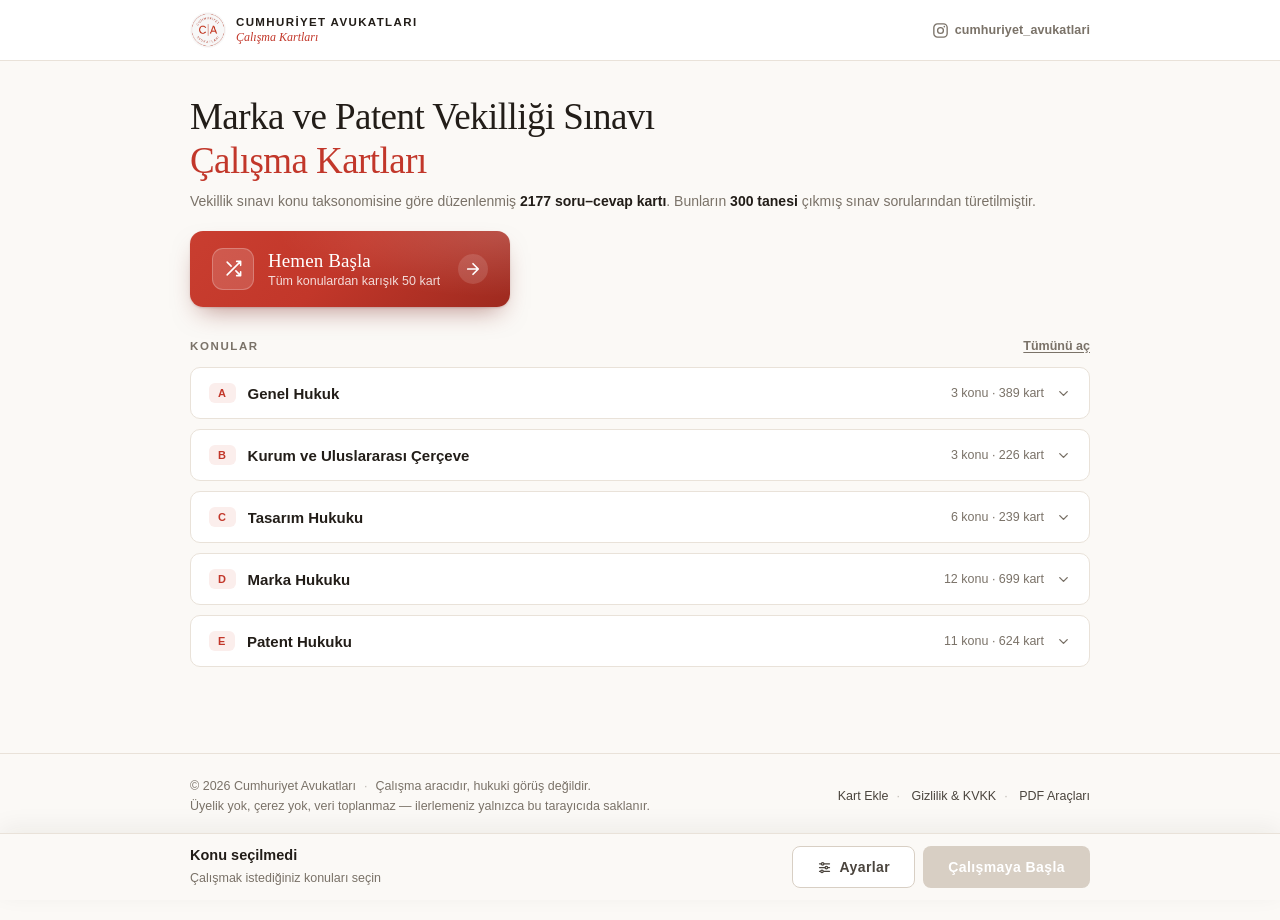
<file: index.html>
<!DOCTYPE html>
<html lang="tr">
<head>
<meta charset="UTF-8">
<meta name="viewport" content="width=device-width, initial-scale=1.0">
<title>Marka ve Patent Vekilliği Sınavı Çalışma Kartları — Cumhuriyet Avukatları</title>
<meta name="description" content="Marka ve Patent Vekilliği Sınavı için soru–cevap çalışma kartları. Tarayıcıda çalışır, üyelik istemez, veri toplamaz.">
<link rel="icon" type="image/png" href="assets/favicon.png">
<link rel="stylesheet" href="assets/css/style.css">
<link rel="stylesheet" href="assets/css/kartlar.css">
</head>
<body>

<header class="site-header">
  <div class="container header-inner">
    <a class="brand" href="index.html">
      <img src="assets/logo.png" alt="Cumhuriyet Avukatları logosu" class="brand-logo">
      <span class="brand-text"><strong>CUMHUR&#304;YET AVUKATLARI</strong><small>Çalışma Kartları</small></span>
    </a>
    <div class="header-links">
      <a class="ig-link" href="https://www.instagram.com/cumhuriyet_avukatlari" target="_blank" rel="noopener" title="Instagram: @cumhuriyet_avukatlari" aria-label="Instagram: cumhuriyet_avukatlari">
        <svg width="17" height="17" viewBox="0 0 24 24" fill="none" stroke="currentColor" stroke-width="1.9" stroke-linecap="round" stroke-linejoin="round"><rect x="2.6" y="2.6" width="18.8" height="18.8" rx="5.2"/><circle cx="12" cy="12" r="4.1"/><circle cx="17.4" cy="6.6" r="1.15" fill="currentColor" stroke="none"/></svg>
        <span class="metin">cumhuriyet_avukatlari</span>
      </a>
    </div>
  </div>
</header>

<main class="container">

  <!-- ============ Deste seçimi ============ -->
  <div id="secim-ekrani">
    <div class="sayfa-bas">
      <h1>Marka ve Patent Vekilliği Sınavı<br><span>Çalışma Kartları</span></h1>
      <p class="sayfa-alt" id="sayfa-alt"></p>
    </div>

    <button type="button" class="karma" id="karma">
      <span class="karma-ikon" aria-hidden="true">
        <svg width="19" height="19" viewBox="0 0 24 24" fill="none" stroke="currentColor" stroke-width="2" stroke-linecap="round" stroke-linejoin="round"><path d="M16 3h5v5M4 20L21 3M21 16v5h-5M15 15l6 6M4 4l5 5"/></svg>
      </span>
      <span class="karma-metin">
        <strong>Hemen Başla</strong>
        <small id="karma-alt">Tüm konulardan karışık</small>
      </span>
      <span class="karma-ok" aria-hidden="true">
        <svg width="18" height="18" viewBox="0 0 24 24" fill="none" stroke="currentColor" stroke-width="2.3" stroke-linecap="round" stroke-linejoin="round"><path d="M5 12h13M12 5l7 7-7 7"/></svg>
      </span>
    </button>

    <div class="bos-uyari hidden" id="bos-uyari">
      <strong>Henüz kart yüklenmedi.</strong>
      Kart içeriği <code>data/desteler.js</code> dosyasından okunur; biçim için
      <a href="katki.html">kart ekleme rehberine</a> bakabilirsiniz.
    </div>

    <div class="konu-bas">
      <h2>Konular</h2>
      <button type="button" class="link-btn" id="tumunu-ac">Tümünü aç</button>
    </div>

    <div id="deste-grid"></div>
  </div>

  <!-- ============ Çalışma ekranı ============ -->
  <div id="calisma-ekrani" class="calisma hidden">
    <div class="calisma-bar">
      <button type="button" class="gez-btn" id="geri">
        <svg width="14" height="14" viewBox="0 0 24 24" fill="none" stroke="currentColor" stroke-width="2.2" stroke-linecap="round" stroke-linejoin="round"><path d="M19 12H5M11 6l-6 6 6 6"/></svg>
        Konular
      </button>
      <span class="deste-etiket" id="deste-etiket"></span>
      <span class="sayac"><strong id="sayac-mevcut">1</strong> / <span id="sayac-toplam">0</span></span>
    </div>

    <div class="ilerleme"><div class="ilerleme-dolu" id="ilerleme-dolu"></div></div>

    <div class="kart-alan">
      <div class="kart" id="kart" role="button" tabindex="0" aria-label="Kartı çevirmek için tıklayın">
        <div class="kart-yuz kart-on">
          <span class="kart-etiket" id="kart-on-etiket">Soru</span>
          <span class="kart-alt" id="kart-alt-on"></span>
          <span class="kart-yil-alan" id="kart-yil-on"></span>
          <div class="kart-metin" id="kart-on-metin"></div>
          <span class="kart-ipucu">Cevap için dokunun</span>
        </div>
        <div class="kart-yuz kart-arka">
          <span class="kart-etiket" id="kart-arka-etiket">Cevap</span>
          <span class="kart-alt" id="kart-alt-arka"></span>
          <span class="kart-yil-alan" id="kart-yil-arka"></span>
          <div class="kart-metin" id="kart-arka-metin"></div>
          <div class="kart-kaynak" id="kart-kaynak"></div>
          <span class="kart-ipucu">Geri dönmek için dokunun</span>
        </div>
      </div>
    </div>

    <div class="degerlendirme">
      <button type="button" class="deg-btn bildim" id="bildim">
        <svg width="15" height="15" viewBox="0 0 24 24" fill="none" stroke="currentColor" stroke-width="2.4" stroke-linecap="round" stroke-linejoin="round"><path d="M4 12.5l5 5L20 6.5"/></svg>
        Bildim
      </button>
      <button type="button" class="deg-btn tekrar" id="tekrar">
        <svg width="15" height="15" viewBox="0 0 24 24" fill="none" stroke="currentColor" stroke-width="2.2" stroke-linecap="round" stroke-linejoin="round"><path d="M20 11a8 8 0 1 0-2.3 6.3"/><path d="M20 5v6h-6"/></svg>
        Tekrar Et
      </button>
    </div>

    <div class="gezinme">
      <button type="button" class="gez-btn" id="onceki">
        <svg width="13" height="13" viewBox="0 0 24 24" fill="none" stroke="currentColor" stroke-width="2.2" stroke-linecap="round" stroke-linejoin="round"><path d="M15 6l-6 6 6 6"/></svg>
        Önceki
      </button>
      <button type="button" class="gez-btn ikon" id="karistir" title="Karıştır" aria-label="Karıştır">
        <svg width="14" height="14" viewBox="0 0 24 24" fill="none" stroke="currentColor" stroke-width="2" stroke-linecap="round" stroke-linejoin="round"><path d="M16 3h5v5M4 20L21 3M21 16v5h-5M15 15l6 6M4 4l5 5"/></svg>
      </button>
      <button type="button" class="gez-btn" id="sonraki">
        <span id="sonraki-metin">Sonraki</span>
        <svg width="13" height="13" viewBox="0 0 24 24" fill="none" stroke="currentColor" stroke-width="2.2" stroke-linecap="round" stroke-linejoin="round"><path d="M9 6l6 6-6 6"/></svg>
      </button>
    </div>

    <p class="kisayollar">
      <kbd>Boşluk</kbd> çevir · <kbd>&larr;</kbd> <kbd>&rarr;</kbd> gezin · <kbd>1</kbd> bildim · <kbd>2</kbd> tekrar
    </p>
  </div>

  <!-- ============ Tur özeti ============ -->
  <div id="ozet-ekrani" class="ozet hidden">
    <div class="ozet-oran" id="ozet-oran">%0</div>
    <h2>Tur tamamlandı</h2>
    <p class="ozet-alt" id="ozet-alt"></p>
    <div class="ozet-actions">
      <button type="button" class="btn btn-primary hidden" id="sonraki-parti">Sonraki Kartlar</button>
      <button type="button" class="btn btn-primary" id="tekrar-et">Bilemediklerimi Tekrar Et</button>
      <button type="button" class="btn btn-outline" id="bastan">Baştan Başla</button>
      <button type="button" class="btn btn-outline" id="ozet-geri">Konulara Dön</button>
    </div>
  </div>

</main>

<!-- ============ Yapışkan seçim çubuğu ============ -->
<div class="alt-bar" id="alt-bar">
  <div class="ayar-panel hidden" id="ayar-panel">
    <div class="container ayar-ic">
      <div class="ayar-grup">
        <span class="ayar-baslik">Kapsam</span>
        <div class="opt-row">
          <button type="button" class="opt-choice active" data-grup="kapsam" data-kapsam="tumu">Tüm kartlar</button>
          <button type="button" class="opt-choice" data-grup="kapsam" data-kapsam="bilinmeyen">Bilemediklerim</button>
          <button type="button" class="opt-choice" data-grup="kapsam" data-kapsam="sinav">Çıkmış sorular</button>
        </div>
      </div>
      <div class="ayar-grup">
        <span class="ayar-baslik">Tur boyu</span>
        <div class="opt-row">
          <button type="button" class="opt-choice" data-grup="boy" data-boy="25">25</button>
          <button type="button" class="opt-choice active" data-grup="boy" data-boy="50">50</button>
          <button type="button" class="opt-choice" data-grup="boy" data-boy="100">100</button>
          <button type="button" class="opt-choice" data-grup="boy" data-boy="0">Sınırsız</button>
        </div>
      </div>
      <div class="ayar-grup">
        <span class="ayar-baslik">Sıra</span>
        <div class="opt-row">
          <button type="button" class="opt-choice active" data-grup="sira" data-sira="karisik">Karışık</button>
          <button type="button" class="opt-choice" data-grup="sira" data-sira="sirali">Sıralı</button>
        </div>
      </div>
      <div class="ayar-grup">
        <span class="ayar-baslik">Yön</span>
        <div class="opt-row">
          <button type="button" class="opt-choice active" data-grup="yon" data-yon="soru">Soru &rarr; Cevap</button>
          <button type="button" class="opt-choice" data-grup="yon" data-yon="cevap">Cevap &rarr; Soru</button>
        </div>
      </div>
      <p class="ayar-alt">
        <button type="button" class="link-btn" id="tumunu-sec">Tüm konuları seç</button>
        <button type="button" class="link-btn" id="sifirla">İlerlemeyi sıfırla</button>
      </p>
    </div>
  </div>

  <div class="container alt-bar-ic">
    <div class="alt-bilgi">
      <strong id="secim-say">Konu seçilmedi</strong>
      <span id="secim-not">Çalışmak istediğiniz konuları seçin</span>
    </div>
    <div class="alt-aksiyon">
      <button type="button" class="btn btn-ghost" id="ayar-ac" aria-expanded="false">
        <svg width="15" height="15" viewBox="0 0 24 24" fill="none" stroke="currentColor" stroke-width="2" stroke-linecap="round" stroke-linejoin="round"><path d="M4 6h16M4 12h16M4 18h16"/><circle cx="9" cy="6" r="2" fill="var(--paper)"/><circle cx="15" cy="12" r="2" fill="var(--paper)"/><circle cx="8" cy="18" r="2" fill="var(--paper)"/></svg>
        <span class="metin">Ayarlar</span>
      </button>
      <button type="button" class="btn btn-primary" id="basla" disabled>Çalışmaya Başla</button>
    </div>
  </div>
</div>

<footer class="site-footer">
  <div class="container footer-inner">
    <span>
      &copy; 2026 Cumhuriyet Avukatları<span class="sep">·</span>Çalışma aracıdır, hukuki görüş değildir.<br>
      Üyelik yok, çerez yok, veri toplanmaz — ilerlemeniz yalnızca bu tarayıcıda saklanır.
    </span>
    <span>
      <a href="katki.html">Kart Ekle</a><span class="sep">·</span>
      <a href="gizlilik.html">Gizlilik &amp; KVKK</a><span class="sep">·</span>
      <a href="https://ersancetin.github.io/cumhuriyet-avukatlari/" target="_blank" rel="noopener">PDF Araçları</a>
    </span>
  </div>
</footer>

<script src="data/desteler.js"></script>
<script src="assets/js/kartlar.js"></script>
</body>
</html>
</file>
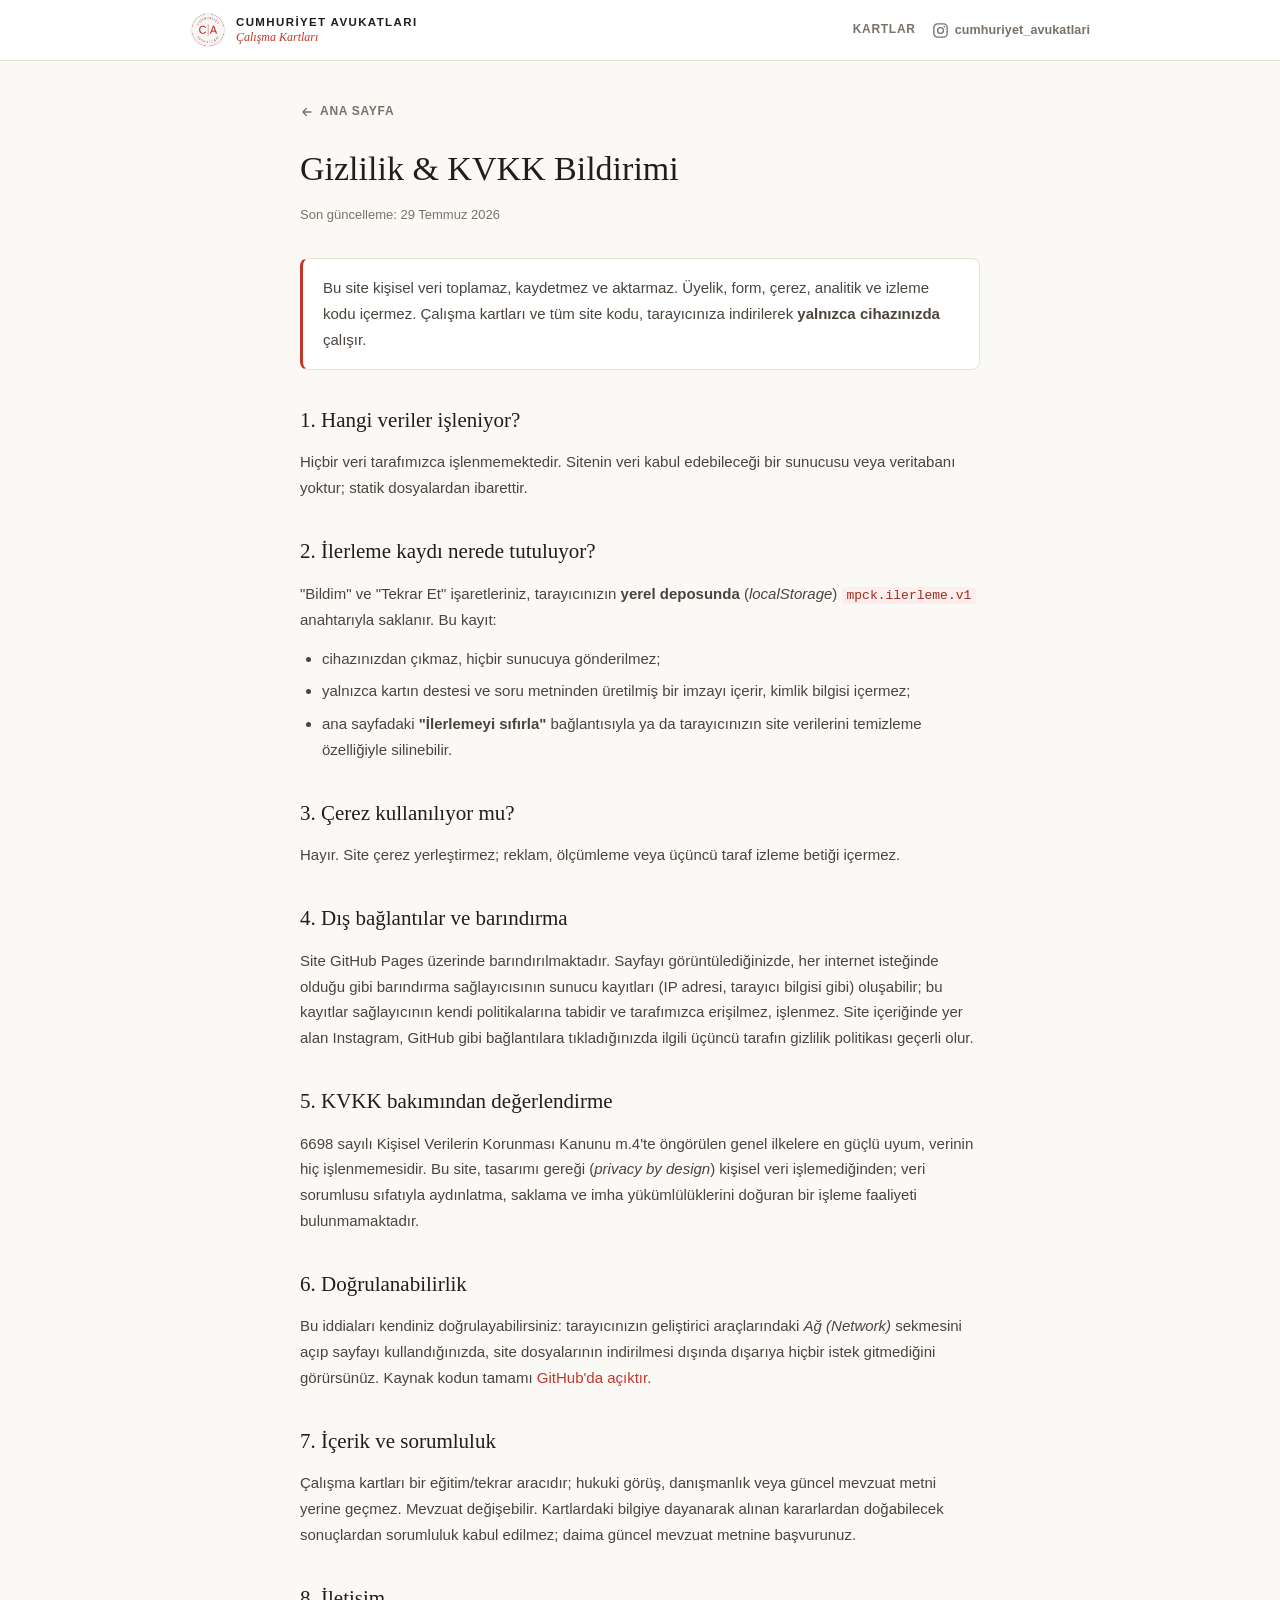
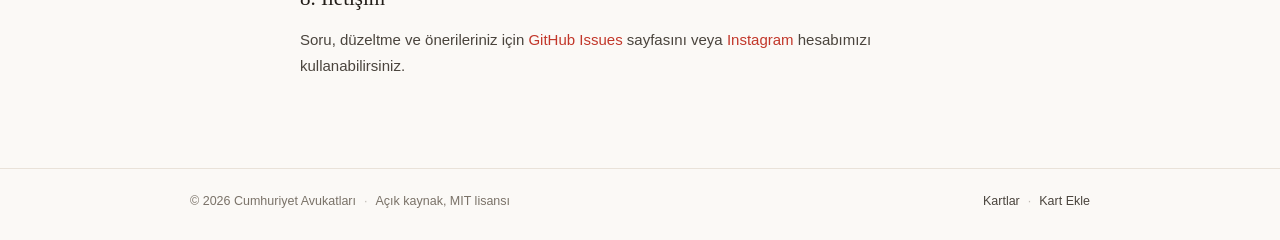
<file: gizlilik.html>
<!DOCTYPE html>
<html lang="tr">
<head>
<meta charset="UTF-8">
<meta name="viewport" content="width=device-width, initial-scale=1.0">
<title>Gizlilik &amp; KVKK — Marka &amp; Patent Çalışma Kartları</title>
<meta name="description" content="Marka & Patent Çalışma Kartları gizlilik bildirimi: veri toplanmaz, çerez ve analitik kullanılmaz; ilerleme yalnızca tarayıcıda saklanır.">
<link rel="icon" type="image/png" href="assets/favicon.png">
<link rel="stylesheet" href="assets/css/style.css">
</head>
<body>

<header class="site-header">
  <div class="container header-inner">
    <a class="brand" href="index.html">
      <img src="assets/logo.png" alt="Cumhuriyet Avukatları logosu" class="brand-logo">
      <span class="brand-text"><strong>CUMHUR&#304;YET AVUKATLARI</strong><small>Çalışma Kartları</small></span>
    </a>
    <div class="header-links">
      <a href="index.html"><span class="metin">Kartlar</span></a>
      <a class="ig-link" href="https://www.instagram.com/cumhuriyet_avukatlari" target="_blank" rel="noopener" title="Instagram: @cumhuriyet_avukatlari" aria-label="Instagram: cumhuriyet_avukatlari"><svg width="17" height="17" viewBox="0 0 24 24" fill="none" stroke="currentColor" stroke-width="1.9" stroke-linecap="round" stroke-linejoin="round"><rect x="2.6" y="2.6" width="18.8" height="18.8" rx="5.2"/><circle cx="12" cy="12" r="4.1"/><circle cx="17.4" cy="6.6" r="1.15" fill="currentColor" stroke="none"/></svg><span class="metin">cumhuriyet_avukatlari</span></a>
    </div>
  </div>
</header>

<main class="prose">
  <div class="container-narrow">
    <a class="back-link" href="index.html">
      <svg width="14" height="14" viewBox="0 0 24 24" fill="none" stroke="currentColor" stroke-width="2.2" stroke-linecap="round" stroke-linejoin="round"><path d="M19 12H5M11 6l-6 6 6 6"/></svg>
      Ana sayfa
    </a>

    <h1>Gizlilik &amp; KVKK Bildirimi</h1>
    <p class="updated">Son güncelleme: 29 Temmuz 2026</p>

    <div class="callout">
      <p>Bu site kişisel veri toplamaz, kaydetmez ve aktarmaz. Üyelik, form, çerez, analitik ve
      izleme kodu içermez. Çalışma kartları ve tüm site kodu, tarayıcınıza indirilerek
      <strong>yalnızca cihazınızda</strong> çalışır.</p>
    </div>

    <h2>1. Hangi veriler işleniyor?</h2>
    <p>Hiçbir veri tarafımızca işlenmemektedir. Sitenin veri kabul edebileceği bir sunucusu veya
    veritabanı yoktur; statik dosyalardan ibarettir.</p>

    <h2>2. İlerleme kaydı nerede tutuluyor?</h2>
    <p>"Bildim" ve "Tekrar Et" işaretleriniz, tarayıcınızın <strong>yerel deposunda</strong>
    (<em>localStorage</em>) <code>mpck.ilerleme.v1</code> anahtarıyla saklanır. Bu kayıt:</p>
    <ul>
      <li>cihazınızdan çıkmaz, hiçbir sunucuya gönderilmez;</li>
      <li>yalnızca kartın destesi ve soru metninden üretilmiş bir imzayı içerir, kimlik bilgisi içermez;</li>
      <li>ana sayfadaki <strong>"İlerlemeyi sıfırla"</strong> bağlantısıyla ya da tarayıcınızın site
      verilerini temizleme özelliğiyle silinebilir.</li>
    </ul>

    <h2>3. Çerez kullanılıyor mu?</h2>
    <p>Hayır. Site çerez yerleştirmez; reklam, ölçümleme veya üçüncü taraf izleme betiği içermez.</p>

    <h2>4. Dış bağlantılar ve barındırma</h2>
    <p>Site GitHub Pages üzerinde barındırılmaktadır. Sayfayı görüntülediğinizde, her internet
    isteğinde olduğu gibi barındırma sağlayıcısının sunucu kayıtları (IP adresi, tarayıcı bilgisi
    gibi) oluşabilir; bu kayıtlar sağlayıcının kendi politikalarına tabidir ve tarafımızca
    erişilmez, işlenmez. Site içeriğinde yer alan Instagram, GitHub gibi bağlantılara tıkladığınızda
    ilgili üçüncü tarafın gizlilik politikası geçerli olur.</p>

    <h2>5. KVKK bakımından değerlendirme</h2>
    <p>6698 sayılı Kişisel Verilerin Korunması Kanunu m.4'te öngörülen genel ilkelere en güçlü uyum,
    verinin hiç işlenmemesidir. Bu site, tasarımı gereği (<em>privacy by design</em>) kişisel veri
    işlemediğinden; veri sorumlusu sıfatıyla aydınlatma, saklama ve imha yükümlülüklerini doğuran
    bir işleme faaliyeti bulunmamaktadır.</p>

    <h2>6. Doğrulanabilirlik</h2>
    <p>Bu iddiaları kendiniz doğrulayabilirsiniz: tarayıcınızın geliştirici araçlarındaki
    <em>Ağ (Network)</em> sekmesini açıp sayfayı kullandığınızda, site dosyalarının indirilmesi
    dışında dışarıya hiçbir istek gitmediğini görürsünüz. Kaynak kodun tamamı
    <a href="https://github.com/ersancetin/marka-patent-calisma-kartlari" target="_blank" rel="noopener">GitHub'da açıktır</a>.</p>

    <h2>7. İçerik ve sorumluluk</h2>
    <p>Çalışma kartları bir eğitim/tekrar aracıdır; hukuki görüş, danışmanlık veya güncel mevzuat
    metni yerine geçmez. Mevzuat değişebilir. Kartlardaki bilgiye dayanarak alınan kararlardan
    doğabilecek sonuçlardan sorumluluk kabul edilmez; daima güncel mevzuat metnine başvurunuz.</p>

    <h2>8. İletişim</h2>
    <p>Soru, düzeltme ve önerileriniz için
    <a href="https://github.com/ersancetin/marka-patent-calisma-kartlari/issues" target="_blank" rel="noopener">GitHub Issues</a>
    sayfasını veya
    <a href="https://www.instagram.com/cumhuriyet_avukatlari" target="_blank" rel="noopener">Instagram</a>
    hesabımızı kullanabilirsiniz.</p>

  </div>
</main>

<footer class="site-footer">
  <div class="container footer-inner">
    <span>&copy; 2026 Cumhuriyet Avukatları<span class="sep">·</span>Açık kaynak, MIT lisansı</span>
    <span><a href="index.html">Kartlar</a><span class="sep">·</span><a href="katki.html">Kart Ekle</a></span>
  </div>
</footer>

</body>
</html>
</file>
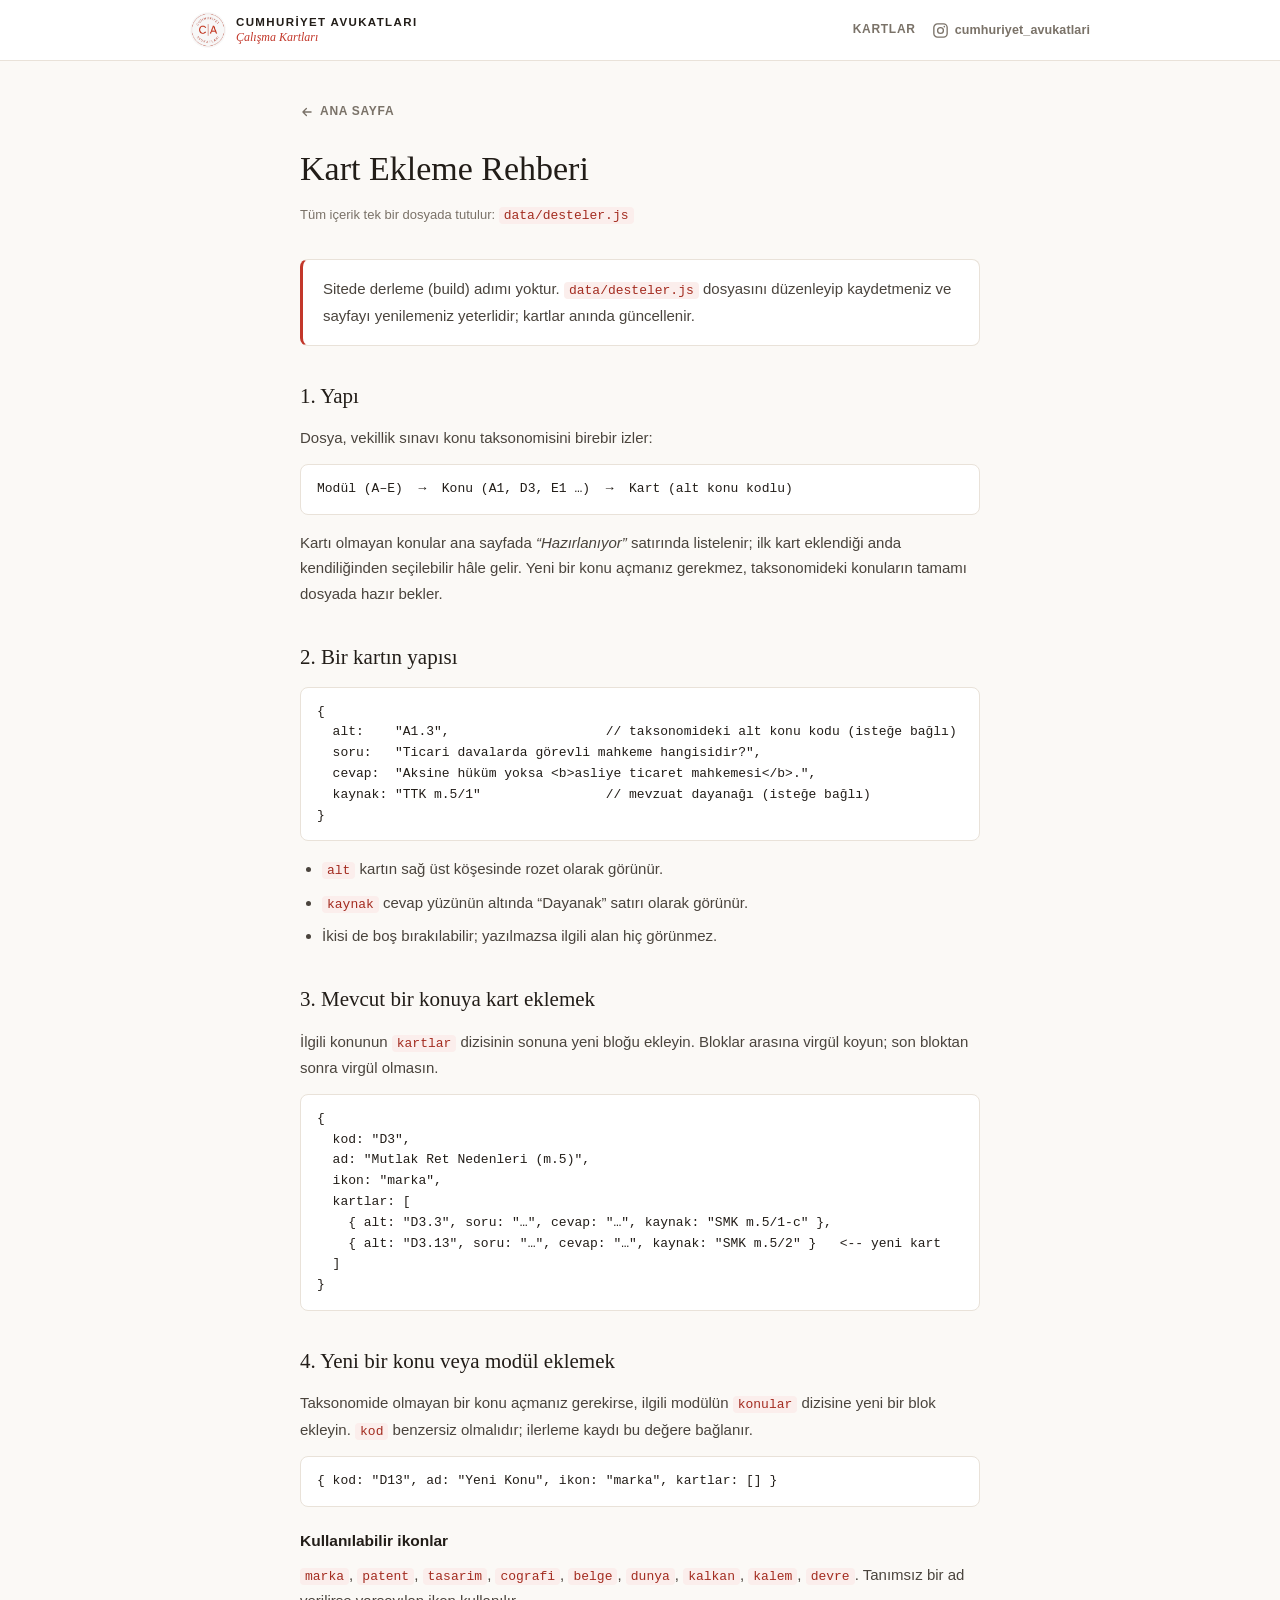
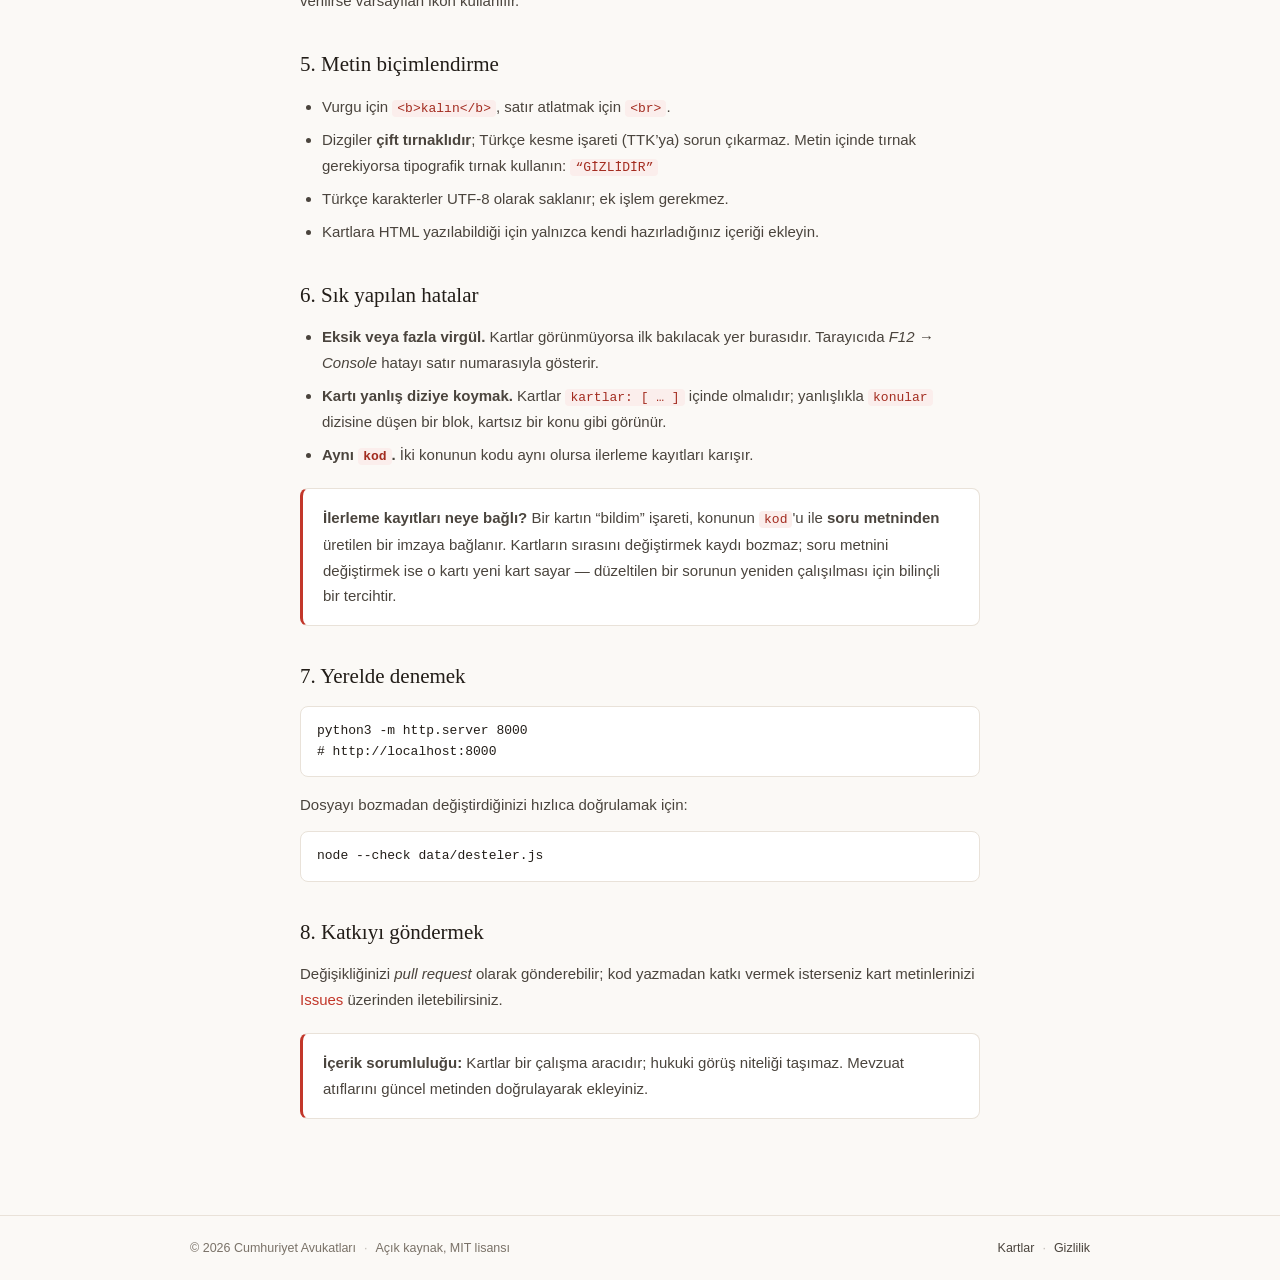
<file: katki.html>
<!DOCTYPE html>
<html lang="tr">
<head>
<meta charset="UTF-8">
<meta name="viewport" content="width=device-width, initial-scale=1.0">
<title>Kart Ekleme Rehberi — Marka &amp; Patent Çalışma Kartları</title>
<meta name="description" content="Marka & Patent Çalışma Kartları'na yeni soru–cevap kartı veya yeni deste eklemek için adım adım rehber.">
<link rel="icon" type="image/png" href="assets/favicon.png">
<link rel="stylesheet" href="assets/css/style.css">
</head>
<body>

<header class="site-header">
  <div class="container header-inner">
    <a class="brand" href="index.html">
      <img src="assets/logo.png" alt="Cumhuriyet Avukatları logosu" class="brand-logo">
      <span class="brand-text"><strong>CUMHUR&#304;YET AVUKATLARI</strong><small>Çalışma Kartları</small></span>
    </a>
    <div class="header-links">
      <a href="index.html"><span class="metin">Kartlar</span></a>
      <a class="ig-link" href="https://www.instagram.com/cumhuriyet_avukatlari" target="_blank" rel="noopener" title="Instagram: @cumhuriyet_avukatlari" aria-label="Instagram: cumhuriyet_avukatlari"><svg width="17" height="17" viewBox="0 0 24 24" fill="none" stroke="currentColor" stroke-width="1.9" stroke-linecap="round" stroke-linejoin="round"><rect x="2.6" y="2.6" width="18.8" height="18.8" rx="5.2"/><circle cx="12" cy="12" r="4.1"/><circle cx="17.4" cy="6.6" r="1.15" fill="currentColor" stroke="none"/></svg><span class="metin">cumhuriyet_avukatlari</span></a>
    </div>
  </div>
</header>

<main class="prose">
  <div class="container-narrow">
    <a class="back-link" href="index.html">
      <svg width="14" height="14" viewBox="0 0 24 24" fill="none" stroke="currentColor" stroke-width="2.2" stroke-linecap="round" stroke-linejoin="round"><path d="M19 12H5M11 6l-6 6 6 6"/></svg>
      Ana sayfa
    </a>

    <h1>Kart Ekleme Rehberi</h1>
    <p class="updated">Tüm içerik tek bir dosyada tutulur: <code>data/desteler.js</code></p>

    <div class="callout">
      <p>Sitede derleme (build) adımı yoktur. <code>data/desteler.js</code> dosyasını düzenleyip
      kaydetmeniz ve sayfayı yenilemeniz yeterlidir; kartlar anında güncellenir.</p>
    </div>

    <h2>1. Yapı</h2>
    <p>Dosya, vekillik sınavı konu taksonomisini birebir izler:</p>
<pre><code>Modül (A–E)  →  Konu (A1, D3, E1 …)  →  Kart (alt konu kodlu)</code></pre>
    <p>Kartı olmayan konular ana sayfada <em>“Hazırlanıyor”</em> satırında listelenir; ilk kart
    eklendiği anda kendiliğinden seçilebilir hâle gelir. Yeni bir konu açmanız gerekmez, taksonomideki
    konuların tamamı dosyada hazır bekler.</p>

    <h2>2. Bir kartın yapısı</h2>
<pre><code>{
  alt:    "A1.3",                    // taksonomideki alt konu kodu (isteğe bağlı)
  soru:   "Ticari davalarda görevli mahkeme hangisidir?",
  cevap:  "Aksine hüküm yoksa &lt;b&gt;asliye ticaret mahkemesi&lt;/b&gt;.",
  kaynak: "TTK m.5/1"                // mevzuat dayanağı (isteğe bağlı)
}</code></pre>
    <ul>
      <li><code>alt</code> kartın sağ üst köşesinde rozet olarak görünür.</li>
      <li><code>kaynak</code> cevap yüzünün altında “Dayanak” satırı olarak görünür.</li>
      <li>İkisi de boş bırakılabilir; yazılmazsa ilgili alan hiç görünmez.</li>
    </ul>

    <h2>3. Mevcut bir konuya kart eklemek</h2>
    <p>İlgili konunun <code>kartlar</code> dizisinin sonuna yeni bloğu ekleyin. Bloklar arasına virgül
    koyun; son bloktan sonra virgül olmasın.</p>
<pre><code>{
  kod: "D3",
  ad: "Mutlak Ret Nedenleri (m.5)",
  ikon: "marka",
  kartlar: [
    { alt: "D3.3", soru: "…", cevap: "…", kaynak: "SMK m.5/1-c" },
    { alt: "D3.13", soru: "…", cevap: "…", kaynak: "SMK m.5/2" }   &lt;-- yeni kart
  ]
}</code></pre>

    <h2>4. Yeni bir konu veya modül eklemek</h2>
    <p>Taksonomide olmayan bir konu açmanız gerekirse, ilgili modülün <code>konular</code> dizisine
    yeni bir blok ekleyin. <code>kod</code> benzersiz olmalıdır; ilerleme kaydı bu değere bağlanır.</p>
<pre><code>{ kod: "D13", ad: "Yeni Konu", ikon: "marka", kartlar: [] }</code></pre>

    <h3>Kullanılabilir ikonlar</h3>
    <p><code>marka</code>, <code>patent</code>, <code>tasarim</code>, <code>cografi</code>,
    <code>belge</code>, <code>dunya</code>, <code>kalkan</code>, <code>kalem</code>,
    <code>devre</code>. Tanımsız bir ad verilirse varsayılan ikon kullanılır.</p>

    <h2>5. Metin biçimlendirme</h2>
    <ul>
      <li>Vurgu için <code>&lt;b&gt;kalın&lt;/b&gt;</code>, satır atlatmak için <code>&lt;br&gt;</code>.</li>
      <li>Dizgiler <strong>çift tırnaklıdır</strong>; Türkçe kesme işareti (TTK’ya) sorun çıkarmaz.
      Metin içinde tırnak gerekiyorsa tipografik tırnak kullanın: <code>“GİZLİDİR”</code></li>
      <li>Türkçe karakterler UTF-8 olarak saklanır; ek işlem gerekmez.</li>
      <li>Kartlara HTML yazılabildiği için yalnızca kendi hazırladığınız içeriği ekleyin.</li>
    </ul>

    <h2>6. Sık yapılan hatalar</h2>
    <ul>
      <li><strong>Eksik veya fazla virgül.</strong> Kartlar görünmüyorsa ilk bakılacak yer burasıdır.
      Tarayıcıda <em>F12 &rarr; Console</em> hatayı satır numarasıyla gösterir.</li>
      <li><strong>Kartı yanlış diziye koymak.</strong> Kartlar <code>kartlar: [ … ]</code> içinde
      olmalıdır; yanlışlıkla <code>konular</code> dizisine düşen bir blok, kartsız bir konu gibi görünür.</li>
      <li><strong>Aynı <code>kod</code>.</strong> İki konunun kodu aynı olursa ilerleme kayıtları karışır.</li>
    </ul>

    <div class="callout">
      <p><strong>İlerleme kayıtları neye bağlı?</strong> Bir kartın “bildim” işareti, konunun
      <code>kod</code>'u ile <b>soru metninden</b> üretilen bir imzaya bağlanır. Kartların sırasını
      değiştirmek kaydı bozmaz; soru metnini değiştirmek ise o kartı yeni kart sayar — düzeltilen
      bir sorunun yeniden çalışılması için bilinçli bir tercihtir.</p>
    </div>

    <h2>7. Yerelde denemek</h2>
<pre><code>python3 -m http.server 8000
# http://localhost:8000</code></pre>
    <p>Dosyayı bozmadan değiştirdiğinizi hızlıca doğrulamak için:</p>
<pre><code>node --check data/desteler.js</code></pre>

    <h2>8. Katkıyı göndermek</h2>
    <p>Değişikliğinizi <em>pull request</em> olarak gönderebilir; kod yazmadan katkı vermek
    isterseniz kart metinlerinizi
    <a href="https://github.com/ersancetin/marka-patent-calisma-kartlari/issues" target="_blank" rel="noopener">Issues</a>
    üzerinden iletebilirsiniz.</p>

    <div class="callout">
      <p><strong>İçerik sorumluluğu:</strong> Kartlar bir çalışma aracıdır; hukuki görüş niteliği
      taşımaz. Mevzuat atıflarını güncel metinden doğrulayarak ekleyiniz.</p>
    </div>

  </div>
</main>

<footer class="site-footer">
  <div class="container footer-inner">
    <span>&copy; 2026 Cumhuriyet Avukatları<span class="sep">·</span>Açık kaynak, MIT lisansı</span>
    <span><a href="index.html">Kartlar</a><span class="sep">·</span><a href="gizlilik.html">Gizlilik</a></span>
  </div>
</footer>

</body>
</html>
</file>
<file: assets/css/style.css>
/* ============================================================
   Cumhuriyet Avukatları · Çalışma Kartları
   Sade marka katmanı: ince başlık, ince altbilgi, doküman sayfası.
   Açık kaynak — https://github.com/ersancetin/marka-patent-calisma-kartlari
   ============================================================ */

:root {
  --red: #C2372A;
  --red-dark: #A32C20;
  --red-soft: #FBEEEC;
  --red-line: #EDCEC8;
  --wash: #F6F2ED;
  --ink: #221D18;
  --ink-soft: #4A443D;
  --muted: #7A7268;
  --paper: #FBF9F6;
  --white: #FFFFFF;
  --line: #E9E2D9;
  --line-strong: #D8CFC4;
  --green: #22683B;
  --green-soft: #EDF6F0;
  --green-line: #CCE5D6;
  --serif: Georgia, 'Times New Roman', Times, serif;
  --sans: -apple-system, BlinkMacSystemFont, 'Segoe UI', Roboto, 'Helvetica Neue', Arial, sans-serif;
  --radius: 10px;
  --shadow: 0 1px 2px rgba(34, 29, 24, .04), 0 8px 24px rgba(34, 29, 24, .05);
}

* { margin: 0; padding: 0; box-sizing: border-box; }

body {
  font-family: var(--sans);
  color: var(--ink);
  background: var(--paper);
  line-height: 1.6;
  font-size: 16px;
  -webkit-font-smoothing: antialiased;
}

.container { max-width: 940px; margin: 0 auto; padding: 0 20px; }
.container-narrow { max-width: 720px; margin: 0 auto; padding: 0 20px; }

a { color: var(--red); text-decoration: none; }
a:hover { color: var(--red-dark); }

.hidden { display: none !important; }

/* ---------- İnce başlık ---------- */

.site-header {
  background: var(--white);
  border-bottom: 1px solid var(--line);
}

.header-inner {
  display: flex;
  align-items: center;
  justify-content: space-between;
  height: 60px;
  gap: 14px;
}

.brand { display: flex; align-items: center; gap: 10px; color: var(--ink); min-width: 0; }
.brand:hover { color: var(--ink); }
.brand-logo { width: 36px; height: 36px; display: block; flex-shrink: 0; }
.brand-text { display: flex; flex-direction: column; line-height: 1.25; white-space: nowrap; }
.brand-text strong { font-size: 11.5px; letter-spacing: .12em; font-weight: 700; }
.brand-text small { font-family: var(--serif); font-style: italic; font-size: 12px; color: var(--red); }

.header-links { display: flex; align-items: center; gap: 16px; flex-shrink: 0; }
.header-links a {
  color: var(--muted);
  font-size: 12px;
  font-weight: 600;
  letter-spacing: .06em;
  text-transform: uppercase;
  display: inline-flex;
  align-items: center;
}
.header-links a:hover { color: var(--red); }
.header-links svg { display: block; }

/* Instagram: kullanıcı adı küçük harf kalmalı */
.ig-link { gap: 6px; }
.ig-link .metin { text-transform: none; letter-spacing: .01em; font-size: 12.5px; }
@media (max-width: 620px) {
  .ig-link .metin { display: none; }
}

/* ---------- Butonlar ---------- */

.btn {
  display: inline-flex;
  align-items: center;
  justify-content: center;
  gap: 8px;
  padding: 12px 24px;
  border-radius: 8px;
  font-size: 14px;
  font-weight: 700;
  letter-spacing: .03em;
  cursor: pointer;
  border: 1px solid transparent;
  transition: all .15s ease;
  font-family: var(--sans);
}
.btn-primary { background: var(--red); color: var(--white); }
.btn-primary:hover:not(:disabled) { background: var(--red-dark); color: var(--white); }
.btn-primary:disabled { background: var(--line-strong); cursor: not-allowed; color: var(--white); }
.btn-outline { background: var(--white); color: var(--ink); border-color: var(--line-strong); }
.btn-outline:hover:not(:disabled) { border-color: var(--red); color: var(--red); }
.btn-outline:disabled { opacity: .4; cursor: not-allowed; }
.btn-block { width: 100%; padding: 14px 24px; font-size: 15px; }

/* ---------- İnce altbilgi ---------- */

.site-footer {
  border-top: 1px solid var(--line);
  margin-top: 56px;
  padding: 22px 0 30px;
  font-size: 12.5px;
  color: var(--muted);
}
.footer-inner {
  display: flex;
  justify-content: space-between;
  align-items: center;
  gap: 10px 20px;
  flex-wrap: wrap;
}
.footer-inner a { color: var(--ink-soft); }
.footer-inner a:hover { color: var(--red); }
.footer-inner .sep { margin: 0 8px; opacity: .45; }

/* ---------- Doküman sayfası (katkı, gizlilik) ---------- */

.prose { padding: 40px 0 20px; }
.prose h1 { font-family: var(--serif); font-weight: 400; font-size: clamp(26px, 4vw, 34px); margin-bottom: 8px; }
.prose .updated { font-size: 13px; color: var(--muted); margin-bottom: 32px; }
.prose h2 { font-family: var(--serif); font-weight: 400; font-size: 21px; margin: 34px 0 12px; }
.prose h3 { font-size: 15.5px; margin: 22px 0 8px; }
.prose p, .prose li { color: var(--ink-soft); font-size: 15px; line-height: 1.72; }
.prose p { margin-bottom: 13px; }
.prose ul, .prose ol { padding-left: 22px; margin-bottom: 13px; }
.prose li { margin-bottom: 7px; }
.prose pre {
  background: var(--white);
  border: 1px solid var(--line);
  border-radius: 8px;
  padding: 14px 16px;
  overflow-x: auto;
  font-size: 12.5px;
  line-height: 1.6;
  margin-bottom: 15px;
}
.prose code {
  font-size: 13px;
  background: var(--red-soft);
  color: var(--red-dark);
  padding: 1px 5px;
  border-radius: 4px;
}
.prose pre code { background: none; color: var(--ink); padding: 0; }
.prose .callout {
  border: 1px solid var(--line);
  border-left: 3px solid var(--red);
  background: var(--white);
  border-radius: 8px;
  padding: 16px 20px;
  margin: 20px 0;
}
.prose .callout p:last-child { margin-bottom: 0; }

.back-link {
  display: inline-flex;
  align-items: center;
  gap: 6px;
  font-size: 12px;
  font-weight: 600;
  letter-spacing: .06em;
  text-transform: uppercase;
  color: var(--muted);
  margin-bottom: 20px;
}
.back-link:hover { color: var(--red); }

/* ---------- Responsive ---------- */

@media (max-width: 640px) {
  .header-inner { height: 56px; }
  .brand-logo { width: 32px; height: 32px; }
  .brand-text strong { font-size: 10px; letter-spacing: .09em; }
  .brand-text small { font-size: 11px; }
  .header-links { gap: 12px; }
  .header-links .metin { display: none; }
  .site-footer { margin-top: 40px; }
  .footer-inner { flex-direction: column; align-items: flex-start; gap: 6px; }
}
</file>
<file: assets/css/kartlar.css>
/* ============================================================
   Çalışma kartları arayüzü — konu seçimi, kart, tur özeti
   ============================================================ */

main.container { padding-top: 34px; padding-bottom: 20px; }

/* ---------- Sayfa başlığı ---------- */

.sayfa-bas { margin-bottom: 18px; }
.sayfa-bas h1 {
  font-family: var(--serif);
  font-weight: 400;
  font-size: clamp(25px, 4vw, 37px);
  line-height: 1.18;
  letter-spacing: -.015em;
  margin-bottom: 8px;
}
.sayfa-bas h1 span { color: var(--red); }
.sayfa-alt { color: var(--muted); font-size: 14px; }
.sayfa-alt b { color: var(--ink); font-weight: 700; }

/* ---------- Karma tur ---------- */

.karma {
  position: relative;
  display: flex;
  align-items: center;
  gap: 14px;
  width: auto;              /* geniş ekranda içeriğine göre daralır */
  max-width: 100%;
  margin-bottom: 30px;
  padding: 17px 22px;
  text-align: left;
  border: 0;
  border-radius: 13px;
  background: linear-gradient(135deg, #C93E30 0%, var(--red) 46%, #9E2A1F 100%);
  color: var(--white);
  cursor: pointer;
  overflow: hidden;
  font-family: var(--sans);
  box-shadow: 0 1px 2px rgba(120, 30, 22, .18), 0 12px 26px -10px rgba(120, 30, 22, .5);
  transition: transform .15s ease, box-shadow .15s ease;
}
/* sağ üstten gelen yumuşak ışık — düz kırmızıyı canlandırır */
.karma::after {
  content: '';
  position: absolute;
  inset: 0;
  background: radial-gradient(125% 150% at 100% 0%, rgba(255, 255, 255, .17), rgba(255, 255, 255, 0) 58%);
  pointer-events: none;
}
.karma > * { position: relative; z-index: 1; }

.karma-ikon {
  display: inline-flex;
  align-items: center;
  justify-content: center;
  width: 42px;
  height: 42px;
  flex-shrink: 0;
  border-radius: 11px;
  background: rgba(255, 255, 255, .15);
  border: 1px solid rgba(255, 255, 255, .24);
  transition: background .15s ease, transform .3s ease;
}

.karma-metin { display: flex; flex-direction: column; min-width: 0; gap: 1px; }
.karma-metin strong {
  font-family: var(--serif);
  font-size: 19px;
  font-weight: 400;
  letter-spacing: .005em;
  line-height: 1.2;
}
.karma-metin small {
  font-size: 12.5px;
  color: rgba(255, 255, 255, .82);
  overflow: hidden;
  text-overflow: ellipsis;
  white-space: nowrap;
}

.karma-ok {
  display: inline-flex;
  align-items: center;
  justify-content: center;
  width: 30px;
  height: 30px;
  margin-left: 4px;
  flex-shrink: 0;
  border-radius: 50%;
  background: rgba(255, 255, 255, .13);
  color: var(--white);
  transition: background .15s ease, transform .15s ease;
}

.karma:focus-visible { outline: 2px solid var(--ink); outline-offset: 3px; }
.karma:active:not(:disabled) { transform: translateY(0); box-shadow: 0 1px 2px rgba(120, 30, 22, .2); }
.karma:disabled {
  background: var(--line-strong);
  box-shadow: none;
  cursor: not-allowed;
  opacity: .75;
}

@media (hover: hover) {
  .karma:hover:not(:disabled) {
    transform: translateY(-2px);
    box-shadow: 0 2px 4px rgba(120, 30, 22, .2), 0 18px 34px -12px rgba(120, 30, 22, .58);
  }
  .karma:hover:not(:disabled) .karma-ikon { background: rgba(255, 255, 255, .24); transform: rotate(-12deg); }
  .karma:hover:not(:disabled) .karma-ok { background: rgba(255, 255, 255, .26); transform: translateX(3px); }
}

@media (max-width: 640px) {
  .karma { width: 100%; padding: 15px 16px; gap: 12px; }
  .karma-ok { margin-left: auto; }
  .karma-ikon { width: 38px; height: 38px; }
  .karma-metin strong { font-size: 17.5px; }
}

/* ---------- Konu başlığı ---------- */

.konu-bas {
  display: flex;
  align-items: baseline;
  justify-content: space-between;
  gap: 12px;
  margin-bottom: 12px;
}
.konu-bas h2 {
  font-family: var(--sans);
  font-size: 11.5px;
  font-weight: 700;
  letter-spacing: .14em;
  text-transform: uppercase;
  color: var(--muted);
}

/* ---------- Modül akordeonu ---------- */

.modul {
  background: var(--white);
  border: 1px solid var(--line);
  border-radius: var(--radius);
  margin-bottom: 10px;
  overflow: hidden;
  transition: border-color .13s ease;
}
.modul.acik { border-color: var(--line-strong); }
.modul.secili { border-color: var(--red-line); }

.modul-bas {
  width: 100%;
  display: flex;
  align-items: center;
  gap: 12px;
  padding: 15px 18px;
  background: transparent;
  border: 0;
  font-family: var(--sans);
  text-align: left;
  cursor: pointer;
  color: var(--ink);
}
@media (hover: hover) {
  .modul-bas:hover { background: var(--wash); }
}
.modul-kod {
  flex-shrink: 0;
  background: var(--red-soft);
  color: var(--red);
  border-radius: 6px;
  padding: 4px 9px;
  font-size: 11px;
  font-weight: 700;
  letter-spacing: .06em;
}
.modul-ad {
  flex: 1;
  min-width: 0;
  overflow: hidden;
  text-overflow: ellipsis;
  white-space: nowrap;
  font-size: 15px;
  font-weight: 700;
}
.modul-say {
  flex-shrink: 0;
  font-size: 12.5px;
  color: var(--muted);
  white-space: nowrap;
}
/* seçim göstergesi: dolgulu rozet yerine küçük bir onay imi */
.modul-tik {
  flex-shrink: 0;
  display: inline-flex;
  align-items: center;
  color: var(--red);
}
.modul-tik svg { display: block; }
.modul-ok {
  flex-shrink: 0;
  color: var(--muted);
  transition: transform .18s ease;
}
.modul.acik .modul-ok { transform: rotate(180deg); }

.modul-govde { display: none; padding: 0 18px 16px; }
.modul.acik .modul-govde { display: block; }
.modul-arac {
  display: flex;
  gap: 14px;
  padding: 0 0 12px;
  border-top: 1px solid var(--line);
  padding-top: 12px;
  margin-bottom: 12px;
}

@media (max-width: 560px) {
  .modul-bas { gap: 9px; padding: 13px 14px; }
  .modul-ad { font-size: 14px; }
  .modul-say { display: none; }
  .modul-govde { padding: 0 14px 14px; }
}

/* ---------- Yapışkan seçim çubuğu ---------- */

.alt-bar {
  position: fixed;
  left: 0; right: 0; bottom: 0;
  z-index: 40;
  background: rgba(251, 249, 246, .94);
  backdrop-filter: blur(10px);
  -webkit-backdrop-filter: blur(10px);
  border-top: 1px solid var(--line);
  box-shadow: 0 -6px 24px rgba(34, 29, 24, .06);
}
.alt-bar.hidden { display: none; }
.alt-bar-ic {
  display: flex;
  align-items: center;
  gap: 14px;
  padding-top: 12px;
  padding-bottom: 12px;
}
.alt-bilgi { flex: 1; min-width: 0; line-height: 1.35; }
.alt-bilgi strong {
  display: block;
  font-family: var(--sans);
  font-size: 14.5px;
  font-weight: 700;
  color: var(--ink);
}
.alt-bilgi span { font-size: 12.5px; color: var(--muted); }
.alt-aksiyon { display: flex; gap: 8px; flex-shrink: 0; }
.alt-aksiyon .btn { white-space: nowrap; }

.btn-ghost {
  display: inline-flex;
  align-items: center;
  gap: 7px;
  background: var(--white);
  border: 1px solid var(--line-strong);
  color: var(--ink-soft);
}
.btn-ghost:hover { border-color: var(--red); color: var(--red); }
.btn-ghost.acik { border-color: var(--red); background: var(--red-soft); color: var(--red); }

@media (max-width: 560px) {
  .alt-bar-ic { gap: 10px; padding-top: 10px; padding-bottom: 10px; }
  .alt-bilgi strong { font-size: 13.5px; }
  .alt-bilgi span {
    display: block;
    font-size: 11.5px;
    overflow: hidden;
    text-overflow: ellipsis;
    white-space: nowrap;
  }
  .btn-ghost .metin { display: none; }
  .btn-ghost { padding-left: 13px; padding-right: 13px; }
  .alt-aksiyon .btn { padding-left: 15px; padding-right: 15px; font-size: 13.5px; }
}

/* ---------- Ayar paneli ---------- */

.ayar-panel {
  border-bottom: 1px solid var(--line);
  background: var(--white);
  max-height: 62vh;
  overflow-y: auto;
}
.ayar-panel.hidden { display: none; }
.ayar-ic { padding-top: 16px; padding-bottom: 14px; }
.ayar-grup { margin-bottom: 12px; }
.ayar-baslik {
  display: block;
  font-family: var(--sans);
  font-size: 10.5px;
  font-weight: 700;
  letter-spacing: .12em;
  text-transform: uppercase;
  color: var(--muted);
  margin-bottom: 7px;
}
.ayar-alt {
  display: flex;
  gap: 16px;
  flex-wrap: wrap;
  padding-top: 10px;
  border-top: 1px solid var(--line);
  font-size: 13px;
}

.deste-card.bos {
  background: transparent;
  border-style: dashed;
  border-color: var(--line);
  opacity: .72;
}
.deste-card.bos:hover { border-color: var(--line); }
.deste-card.bos .deste-icon { background: transparent; border: 1px dashed var(--line-strong); color: var(--line-strong); }
.deste-card.bos .deste-kod { color: var(--muted); }
.deste-card.bos h3 { font-weight: 600; color: var(--ink-soft); }
.deste-card.bos .deste-check { opacity: .3; }

.deste-kod {
  display: inline-block;
  font-size: 11px;
  font-weight: 700;
  letter-spacing: .05em;
  color: var(--red);
  margin-right: 7px;
}

.deste-grid {
  display: grid;
  grid-template-columns: repeat(auto-fill, minmax(230px, 1fr));
  gap: 10px;
}

.deste-card {
  background: var(--white);
  border: 1px solid var(--line);
  border-radius: var(--radius);
  padding: 14px 16px;
  cursor: pointer;
  text-align: left;
  font-family: var(--sans);
  color: var(--ink);
  display: flex;
  align-items: center;
  gap: 12px;
  transition: border-color .13s ease, background .13s ease;
}
.deste-card:hover { border-color: var(--line-strong); }
.deste-card.selected { border-color: var(--red-line); background: var(--red-soft); }
.deste-card:disabled { opacity: .5; cursor: not-allowed; border-color: var(--line); background: var(--white); }

.deste-icon {
  width: 34px; height: 34px;
  flex-shrink: 0;
  display: flex; align-items: center; justify-content: center;
  border-radius: 8px;
  background: var(--red-soft);
  color: var(--red);
}
.deste-icon svg { display: block; }

.deste-body { flex: 1; min-width: 0; }
.deste-body h3 { font-size: 14.5px; font-weight: 700; line-height: 1.3; }
.deste-meta { font-size: 12px; color: var(--muted); }

.deste-check {
  width: 20px; height: 20px;
  flex-shrink: 0;
  border: 1.5px solid var(--line-strong);
  border-radius: 6px;
  display: flex; align-items: center; justify-content: center;
  color: transparent;
  transition: all .13s ease;
}
.deste-card.selected .deste-check { background: var(--red); border-color: var(--red); color: var(--white); }
.deste-card:disabled .deste-check { opacity: .4; }

/* ---------- Seçenek çipleri ---------- */

.opt-row { display: flex; gap: 6px; flex-wrap: wrap; align-items: center; }
.opt-choice {
  border: 1px solid var(--line-strong);
  border-radius: 99px;
  padding: 7px 14px;
  font-size: 12.5px;
  font-weight: 600;
  cursor: pointer;
  background: var(--white);
  color: var(--ink-soft);
  font-family: var(--sans);
  transition: all .12s ease;
}
.opt-choice:hover { border-color: var(--red); }
.opt-choice.active { border-color: var(--red); background: var(--red-soft); color: var(--red); }

.link-btn {
  background: none;
  border: none;
  cursor: pointer;
  font-family: var(--sans);
  font-size: 12.5px;
  font-weight: 600;
  color: var(--muted);
  padding: 0;
  text-decoration: underline;
  text-underline-offset: 2px;
}
.link-btn:hover { color: var(--red); }

/* ---------- Çalışma ekranı ---------- */

.calisma-bar {
  display: flex;
  align-items: center;
  justify-content: space-between;
  gap: 12px;
  margin-bottom: 10px;
}
.calisma-bar .deste-etiket {
  font-size: 11px;
  font-weight: 700;
  letter-spacing: .13em;
  text-transform: uppercase;
  color: var(--red);
  text-align: center;
  overflow: hidden;
  text-overflow: ellipsis;
  white-space: nowrap;
}
.calisma-bar .sayac { font-size: 12.5px; color: var(--muted); white-space: nowrap; }
.calisma-bar .sayac strong { font-size: 15px; color: var(--ink); font-weight: 700; }

.ilerleme {
  height: 3px;
  background: var(--line);
  border-radius: 99px;
  overflow: hidden;
  margin-bottom: 18px;
}
.ilerleme-dolu {
  height: 100%;
  width: 0;
  background: var(--red);
  border-radius: 99px;
  transition: width .25s ease;
}

/* ---------- Kart ---------- */

.kart-alan { perspective: 1600px; }

/* İki yüz aynı ızgara gözünde durur: kartın yüksekliğini uzun olan yüz belirler,
   böylece uzun cevaplar kesilmez ve çevirirken yükseklik zıplaması olmaz. */
.kart {
  position: relative;
  width: 100%;
  display: grid;
  transform-style: preserve-3d;
  transition: transform .45s cubic-bezier(.4, .2, .2, 1);
  cursor: pointer;
}
.kart.cevrildi { transform: rotateY(180deg); }

.kart-yuz {
  grid-area: 1 / 1;
  position: relative;
  width: 100%;
  min-height: 300px;
  backface-visibility: hidden;
  -webkit-backface-visibility: hidden;
  border-radius: 12px;
  border: 1px solid var(--line);
  background: var(--white);
  box-shadow: var(--shadow);
  padding: 46px 34px 44px;
  display: flex;
  flex-direction: column;
  align-items: center;
  justify-content: center;
  text-align: center;
  overflow-wrap: break-word;
}

.kart-on { border-top: 3px solid var(--red); }
.kart-arka {
  transform: rotateY(180deg);
  border-top: 3px solid var(--green);
  background: var(--green-soft);
  border-color: var(--green-line);
}

.kart-alt {
  position: absolute;
  top: 15px;
  right: 16px;
  font-size: 10.5px;
  font-weight: 700;
  letter-spacing: .08em;
  color: var(--muted);
}
.kart-alt:empty { display: none; }

.kart-yil-alan { position: absolute; bottom: 14px; right: 16px; }
.kart-yil {
  display: inline-block;
  font-size: 9.5px;
  font-weight: 700;
  letter-spacing: .1em;
  text-transform: uppercase;
  color: var(--red);
  border: 1px solid var(--red);
  border-radius: 99px;
  padding: 2px 8px;
}
.kart-arka .kart-yil { color: var(--green); border-color: var(--green-line); background: var(--white); }

.kart-etiket {
  position: absolute;
  top: 14px;
  left: 16px;
  font-size: 10px;
  font-weight: 700;
  letter-spacing: .16em;
  text-transform: uppercase;
  padding: 3px 9px;
  border-radius: 99px;
}
.kart-on .kart-etiket { background: var(--red-soft); color: var(--red); border: 1px solid var(--red); }
.kart-arka .kart-etiket { background: var(--white); color: var(--green); border: 1px solid var(--green-line); }

.kart-metin {
  font-family: var(--serif);
  font-size: clamp(16.5px, 2.2vw, 21px);
  line-height: 1.55;
  color: var(--ink);
  max-width: 600px;
}
.kart-arka .kart-metin {
  font-family: var(--sans);
  font-size: clamp(14.5px, 1.8vw, 16.5px);
  line-height: 1.7;
  color: var(--ink-soft);
  text-align: left;
}
.kart-metin b, .kart-metin strong { color: var(--ink); font-weight: 700; }

.kart-kaynak {
  margin-top: 16px;
  font-size: 12.5px;
  font-weight: 700;
  color: var(--green);
  border-top: 1px solid var(--green-line);
  padding-top: 11px;
  width: 100%;
  max-width: 600px;
  text-align: left;
}
.kart-kaynak::before {
  content: 'Dayanak · ';
  font-size: 10px;
  font-weight: 700;
  letter-spacing: .13em;
  text-transform: uppercase;
  color: var(--muted);
}
.kart-kaynak:empty { display: none; }

.kart-ipucu {
  position: absolute;
  bottom: 14px;
  left: 0; right: 0;
  font-size: 11px;
  color: var(--muted);
  pointer-events: none;
}

/* ---------- Değerlendirme + gezinme ---------- */

.degerlendirme { display: flex; gap: 8px; justify-content: center; margin-top: 18px; }
.deg-btn {
  flex: 1;
  max-width: 210px;
  padding: 12px 16px;
  border-radius: 8px;
  border: 1px solid var(--line-strong);
  background: var(--white);
  font-family: var(--sans);
  font-size: 13px;
  font-weight: 700;
  cursor: pointer;
  color: var(--ink-soft);
  display: inline-flex;
  align-items: center;
  justify-content: center;
  gap: 7px;
  transition: all .12s ease;
}
.deg-btn svg { flex-shrink: 0; }
.deg-btn.bildim:hover, .deg-btn.bildim.aktif { border-color: var(--green); background: var(--green-soft); color: var(--green); }
.deg-btn.tekrar:hover, .deg-btn.tekrar.aktif { border-color: var(--red); background: var(--red-soft); color: var(--red); }

.gezinme { display: flex; gap: 8px; justify-content: center; align-items: center; margin-top: 10px; }
.gez-btn {
  padding: 9px 15px;
  border-radius: 8px;
  border: 1px solid var(--line);
  background: var(--white);
  font-family: var(--sans);
  font-size: 12.5px;
  font-weight: 600;
  color: var(--ink-soft);
  cursor: pointer;
  display: inline-flex;
  align-items: center;
  gap: 6px;
  transition: all .12s ease;
}
.gez-btn:hover:not(:disabled) { border-color: var(--red); color: var(--red); }
.gez-btn:disabled { opacity: .35; cursor: not-allowed; }
.gez-btn.ikon { padding: 9px 11px; }

.kisayollar {
  text-align: center;
  margin-top: 18px;
  font-size: 11.5px;
  color: var(--muted);
}
.kisayollar kbd {
  background: var(--white);
  border: 1px solid var(--line-strong);
  border-bottom-width: 2px;
  border-radius: 4px;
  padding: 1px 6px;
  font-family: var(--sans);
  font-size: 10.5px;
  font-weight: 700;
  color: var(--ink-soft);
}

/* ---------- Tur özeti ---------- */

.ozet { text-align: center; padding: 40px 0 20px; }
.ozet-oran {
  font-family: var(--serif);
  font-size: 46px;
  line-height: 1;
  color: var(--red);
  margin-bottom: 14px;
}
.ozet h2 { font-family: var(--serif); font-weight: 400; font-size: 24px; margin-bottom: 6px; }
.ozet .ozet-alt { color: var(--muted); font-size: 14.5px; margin-bottom: 24px; }
.ozet-actions { display: flex; gap: 10px; justify-content: center; flex-wrap: wrap; }

/* ---------- Boş veri uyarısı ---------- */

.bos-uyari {
  border: 1px solid var(--line);
  border-left: 3px solid var(--red);
  background: var(--white);
  border-radius: 8px;
  padding: 16px 20px;
  font-size: 14px;
  color: var(--ink-soft);
  line-height: 1.65;
  margin-bottom: 20px;
}
.bos-uyari strong { color: var(--ink); }
.bos-uyari code { background: var(--red-soft); color: var(--red-dark); padding: 1px 5px; border-radius: 4px; font-size: 12.5px; }

/* ---------- Responsive ---------- */

@media (max-width: 640px) {
  main.container { padding-top: 24px; }
  .deste-grid { grid-template-columns: 1fr; }
  .kart-yuz { min-height: 280px; padding: 42px 18px 42px; }
  .deg-btn { font-size: 12.5px; padding: 11px 10px; }
  .calisma-bar .deste-etiket { display: none; }
  .kisayollar { display: none; }
}

/* ---------- Alt bar gizliyken sayfa boşluğu ---------- */
/* Yapışkan çubuk açıkken altbilgi çubuğun altında kalmasın —
   gizlilik bağlantısı yalnızca orada olduğu için erişilebilir kalmalı. */
body:not(.bar-yok) .site-footer { padding-bottom: 104px; }
</file>
